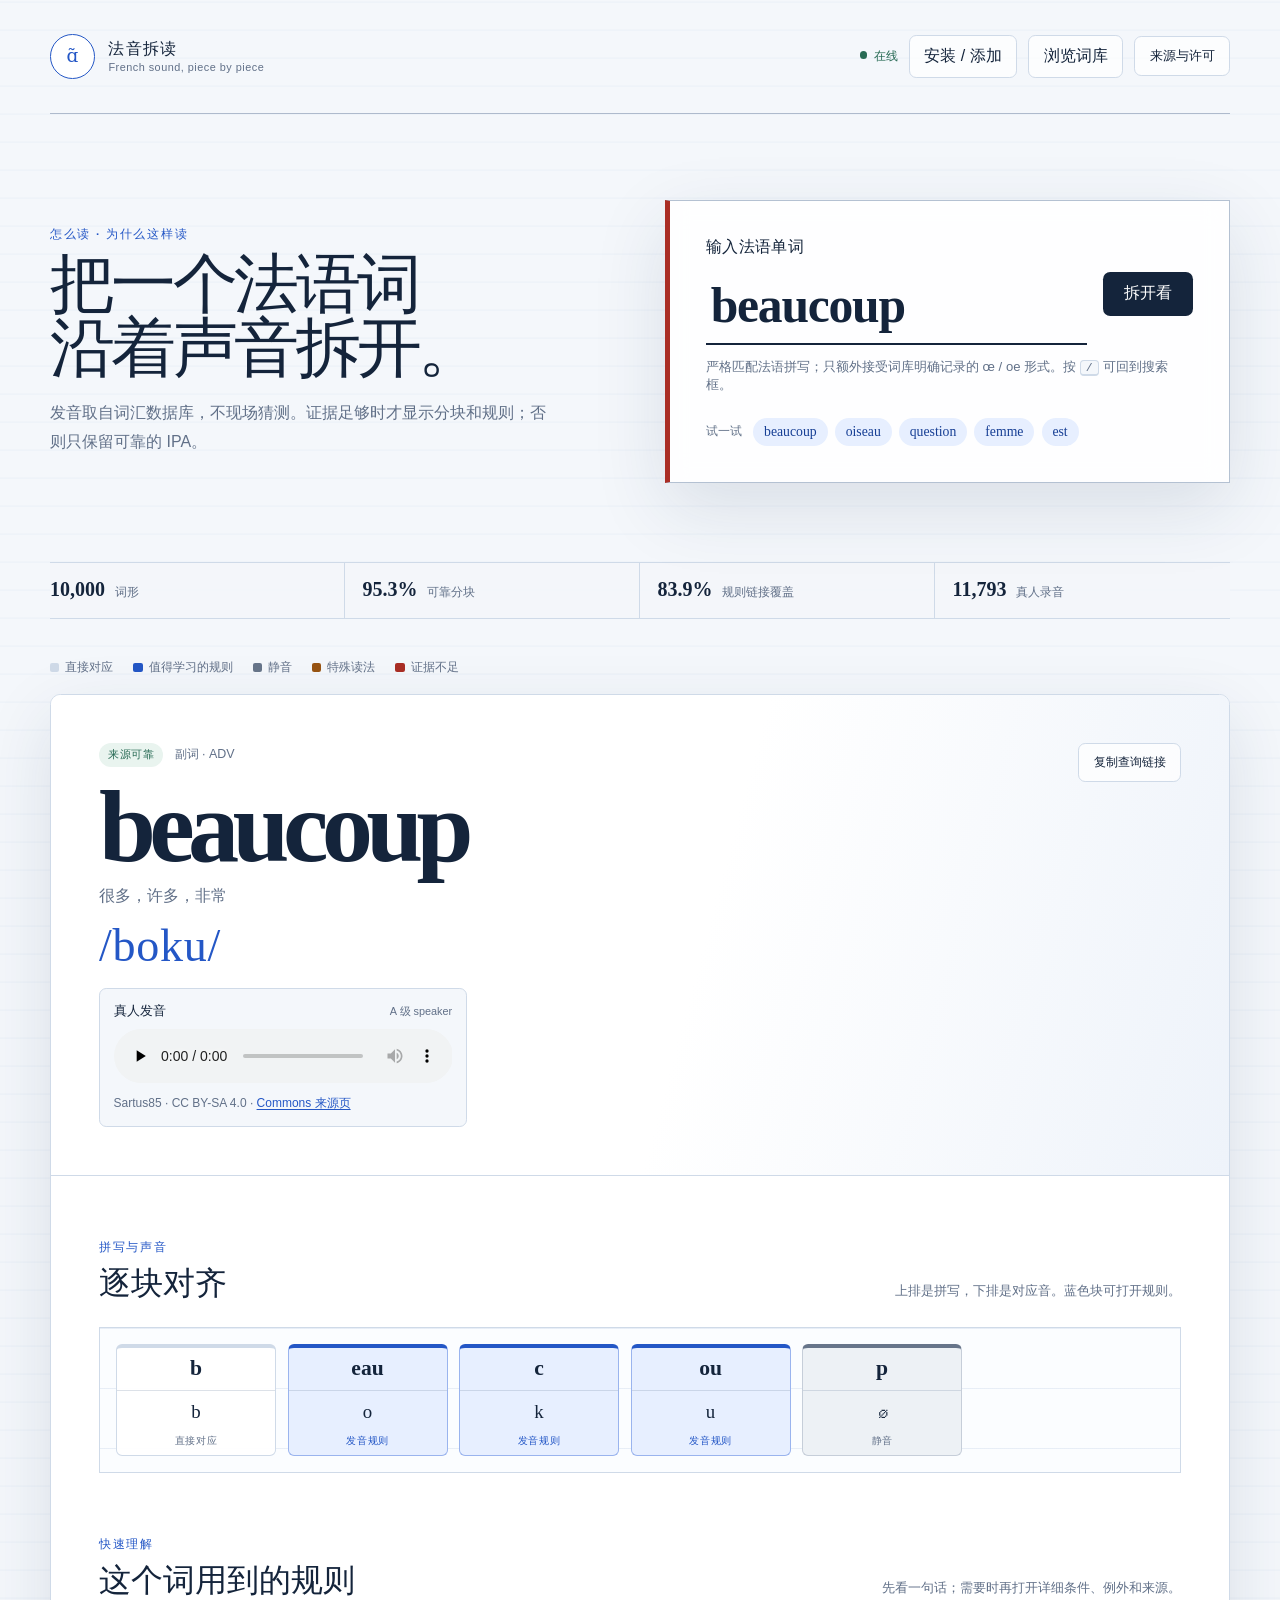
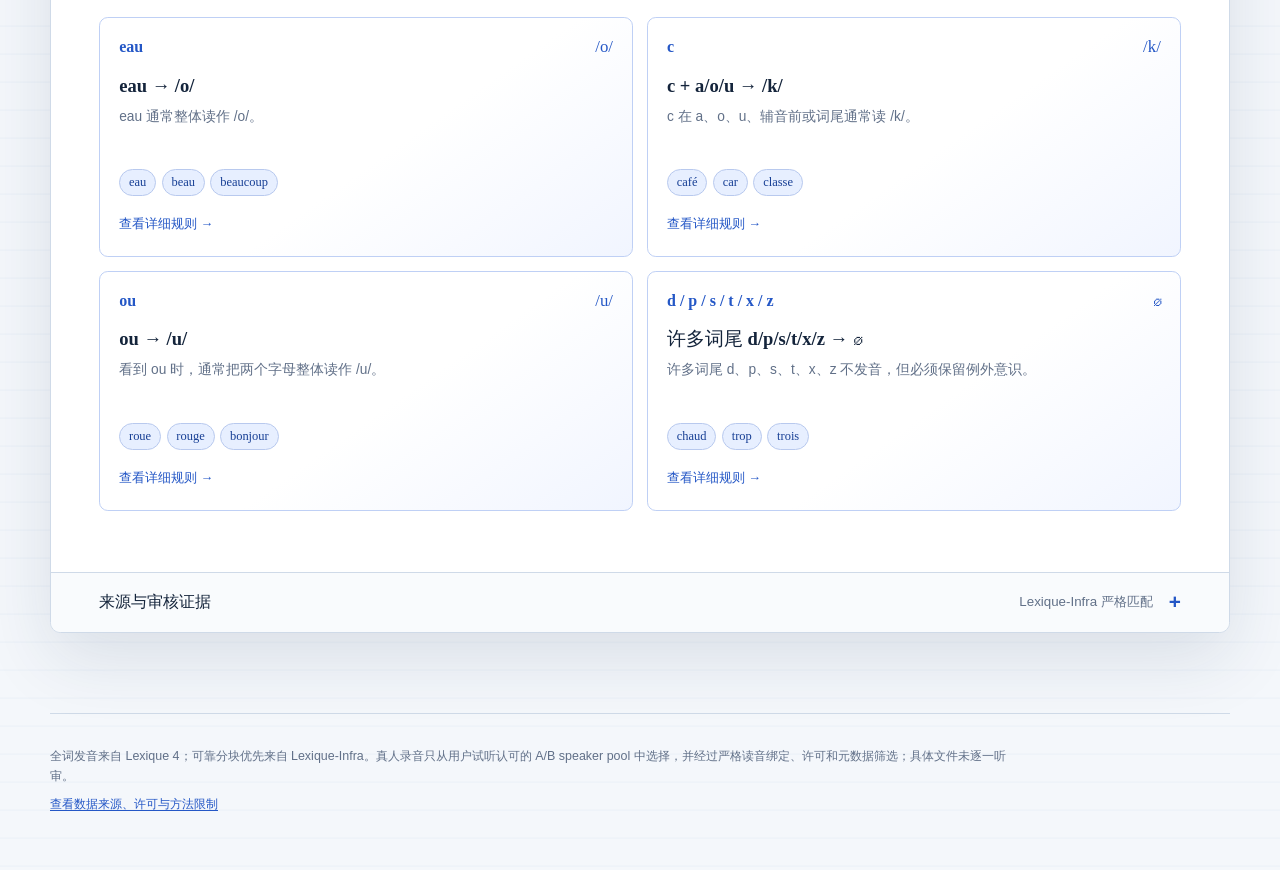
<file: index.html>
<!doctype html>
<html lang="zh-CN">
<head>
  <meta charset="utf-8">
  <meta name="viewport" content="width=device-width, initial-scale=1">
  <meta name="theme-color" content="#17335f">
  <meta name="description" content="查询现代法国标准法语的来源发音、IPA、拼写—声音分块与可靠发音规则。">
  <title>法音拆读</title>
  <link rel="manifest" href="manifest.webmanifest">
  <link rel="icon" href="icon.svg" type="image/svg+xml">
  <link rel="apple-touch-icon" href="icon-180.png">
  <link rel="stylesheet" href="style.css?v=20260923-gloss-2">
</head>
<body>
  <a class="skip-link" href="#result">跳到查询结果</a>

  <header class="site-header">
    <a class="brand" href="./" aria-label="法音拆读首页">
      <span class="brand-mark" aria-hidden="true">ɑ̃</span>
      <span><strong>法音拆读</strong><small>French sound, piece by piece</small></span>
    </a>
    <nav class="header-actions" aria-label="应用导航">
      <span class="offline-status" id="offline-status" aria-live="polite">检查离线能力</span>
      <button class="quiet-button" id="install-button" type="button">安装 / 添加</button>
      <button class="quiet-button" id="open-index" type="button">浏览词库</button>
      <a class="quiet-link" href="sources.html">来源与许可</a>
    </nav>
  </header>

  <main>
    <aside class="install-hint" id="install-hint" hidden aria-label="安装提示">
      <p>经常查词？可以添加到手机主屏幕，像应用一样打开。</p>
      <button type="button" id="install-hint-open">查看方法</button>
      <button type="button" id="install-hint-dismiss" aria-label="30 天内不再提醒">暂不提醒</button>
    </aside>
    <section class="lookup-hero" aria-labelledby="page-title">
      <div class="hero-copy">
        <p class="eyebrow">怎么读 · 为什么这样读</p>
        <h1 id="page-title">把一个法语词<br>沿着声音拆开。</h1>
        <p class="hero-note">发音取自词汇数据库，不现场猜测。证据足够时才显示分块和规则；否则只保留可靠的 IPA。</p>
      </div>

      <div class="lookup-panel">
        <form id="lookup-form" class="lookup-form" role="search">
          <label for="word-input">输入法语单词</label>
          <div class="search-line">
            <div class="combobox-shell">
              <input id="word-input" type="search" autocomplete="off" autocapitalize="none" spellcheck="false"
                placeholder="例如 beaucoup" aria-describedby="search-help" aria-autocomplete="list"
                aria-controls="search-suggestions" aria-expanded="false" role="combobox">
              <div id="search-suggestions" class="search-suggestions" role="listbox" hidden></div>
            </div>
            <button class="search-button" type="submit">拆开看</button>
          </div>
          <p id="search-help">严格匹配法语拼写；只额外接受词库明确记录的 œ / oe 形式。按 <kbd>/</kbd> 可回到搜索框。</p>
          <div class="sample-words" aria-label="示例词">
            <span>试一试</span>
            <button type="button" data-word="beaucoup">beaucoup</button>
            <button type="button" data-word="oiseau">oiseau</button>
            <button type="button" data-word="question">question</button>
            <button type="button" data-word="femme">femme</button>
            <button type="button" data-word="est">est</button>
          </div>
        </form>

        <section class="recent-queries" id="recent-queries" aria-labelledby="recent-title" hidden>
          <div class="recent-heading">
            <h2 id="recent-title">最近查询</h2>
            <button type="button" id="clear-recent">清除</button>
          </div>
          <div id="recent-list" class="recent-list"></div>
        </section>
      </div>
    </section>

    <section class="audit-strip" aria-label="正式词库摘要">
      <p><strong id="stat-pronunciation">—</strong><span>词形</span></p>
      <p><strong id="stat-alignment">—</strong><span>可靠分块</span></p>
      <p><strong id="stat-manual">—</strong><span>规则链接覆盖</span></p>
      <p><strong id="stat-audio">审核制</strong><span>真人录音</span></p>
    </section>

    <section class="legend" aria-label="片段状态说明">
      <span><i class="legend-dot simple"></i>直接对应</span>
      <span><i class="legend-dot rule"></i>值得学习的规则</span>
      <span><i class="legend-dot silent"></i>静音</span>
      <span><i class="legend-dot special"></i>特殊读法</span>
      <span><i class="legend-dot uncertain"></i>证据不足</span>
    </section>

    <section id="result" class="result-shell" aria-live="polite" aria-busy="true">
      <div class="loading-state"><span class="loading-mark" aria-hidden="true"></span><p>正在载入词库索引…</p></div>
    </section>
  </main>

  <footer>
    <p>全词发音来自 Lexique 4；可靠分块优先来自 Lexique-Infra。真人录音只从用户试听认可的 A/B speaker pool 中选择，并经过严格读音绑定、许可和元数据筛选；具体文件未逐一听审。</p>
    <p><a href="sources.html">查看数据来源、许可与方法限制</a></p>
  </footer>

  <dialog id="rule-dialog" class="sheet-dialog" aria-labelledby="rule-dialog-title">
    <div class="dialog-bar">
      <div><p class="eyebrow">详细规则</p><p id="rule-dialog-context" class="dialog-context">返回当前单词</p></div>
      <button type="button" class="rule-back-button" data-close-dialog><span aria-hidden="true">←</span> 返回 <strong id="rule-return-word" lang="fr">单词</strong></button>
    </div>
    <div id="rule-dialog-content"></div>
  </dialog>

  <dialog id="word-index-dialog" class="index-dialog" aria-labelledby="index-title">
    <div class="dialog-bar">
      <div><p class="eyebrow">正式 V1 词库</p><h2 id="index-title">浏览词形</h2></div>
      <button type="button" class="icon-button" data-close-dialog aria-label="关闭词库">×</button>
    </div>
    <label class="index-search-label" for="index-search">筛选词库</label>
    <input id="index-search" class="index-search" type="search" autocomplete="off" placeholder="输入字母筛选">
    <p id="index-count" class="index-count" aria-live="polite"></p>
    <div id="word-index-list" class="word-index-list"></div>
    <button type="button" id="index-more" class="index-more" hidden>显示更多</button>
  </dialog>

  <noscript>此查询页需要 JavaScript 读取本地词库数据。</noscript>
  <dialog id="install-dialog" class="sheet-dialog install-dialog" aria-labelledby="install-title">
    <div class="dialog-bar"><h2 id="install-title">添加到主屏幕</h2><button type="button" class="quiet-button" data-close-dialog>返回查询</button></div>
    <div class="install-content">
      <p id="install-platform-note"></p>
      <button class="search-button" id="native-install" type="button" hidden>安装法音拆读</button>
      <section><h3>iPhone / iPad</h3><p>用 Safari 打开本站，点分享按钮 →「添加到主屏幕」→「添加」。如果出现「作为网页 App 打开」，保持开启。</p></section>
      <section><h3>Android</h3><p>用 Chrome 打开本站，点右上角 ⋮ →「安装应用」或「添加到主屏幕」。不同版本的菜单名称可能略有不同。</p></section>
      <section><h3>电脑</h3><p>在 Edge / Chrome 中，可使用地址栏安装图标或浏览器菜单安装。也可以把网址加入收藏夹。</p></section>
      <section><h3>离线与更新</h3><p>首次联网打开后，请等待页面提示「完整词库可离线使用」。之后可离线搜索和查看规则。浏览器清理网站数据或系统回收存储后，需要重新联网缓存。真人音频不包含在离线缓存内。</p><p>联网重新打开即可检查新版本；更新下载期间请保持页面打开，完成后重新打开一次。</p></section>
      <p class="install-note">安装不是使用的前提。不安装也能正常查询；本提示关闭后 30 天内不再主动出现。</p>
    </div>
  </dialog>
  <script src="app.js?v=20260923-gloss-2"></script>
  <script src="install.js?v=20260923-gloss-2"></script>
</body>
</html>
</file>
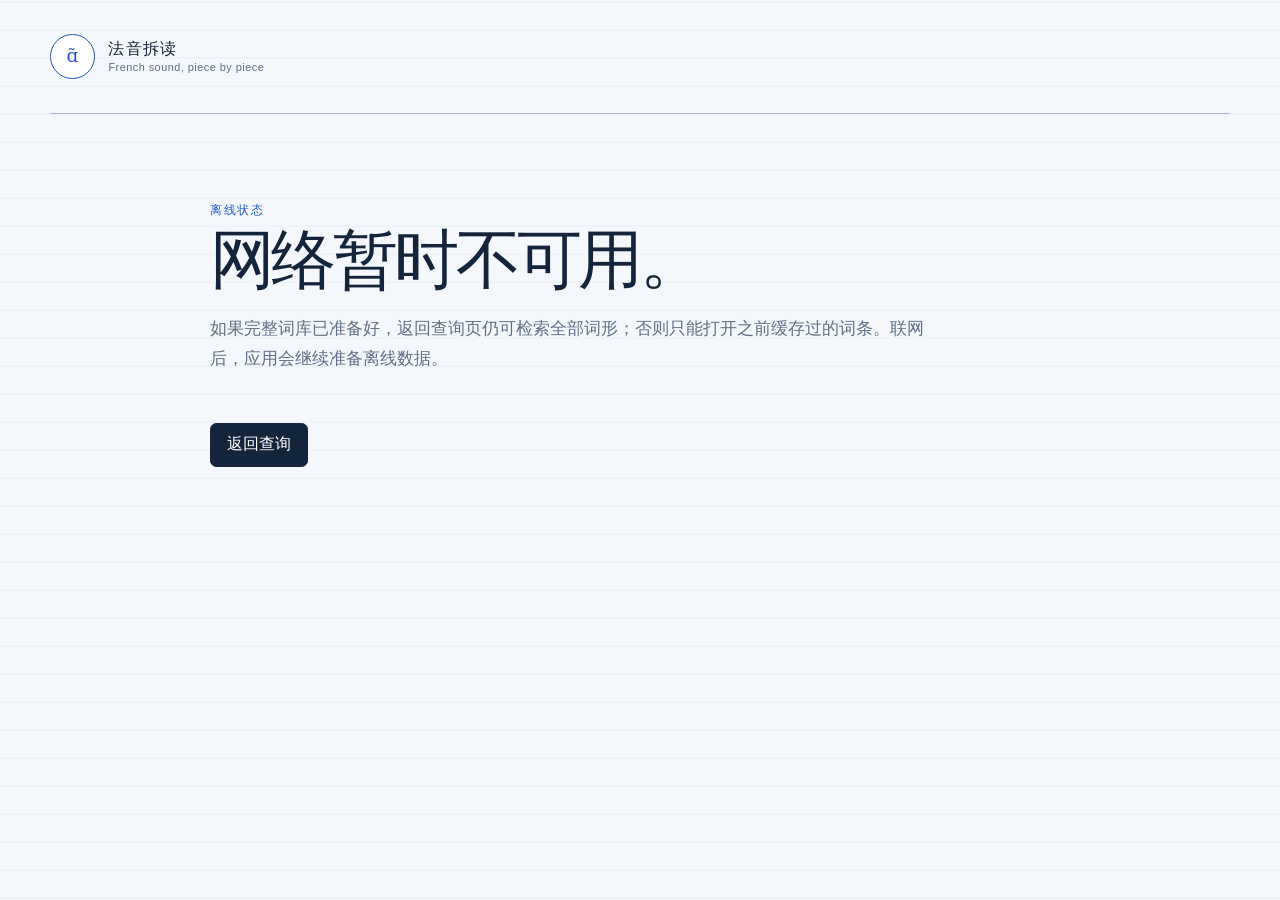
<file: offline.html>
<!doctype html>
<html lang="zh-CN">
<head>
  <meta charset="utf-8">
  <meta name="viewport" content="width=device-width, initial-scale=1">
  <meta name="theme-color" content="#17335f">
  <title>当前离线 · 法音拆读</title>
  <link rel="icon" href="icon.svg" type="image/svg+xml">
  <link rel="stylesheet" href="style.css">
</head>
<body>
  <header class="site-header">
    <a class="brand" href="./"><span class="brand-mark" aria-hidden="true">ɑ̃</span><span><strong>法音拆读</strong><small>French sound, piece by piece</small></span></a>
  </header>
  <main class="document-main">
    <section class="document-hero">
      <p class="eyebrow">离线状态</p>
      <h1>网络暂时不可用。</h1>
      <p class="document-lead">如果完整词库已准备好，返回查询页仍可检索全部词形；否则只能打开之前缓存过的词条。联网后，应用会继续准备离线数据。</p>
      <a class="back-home" href="./index.html">返回查询</a>
    </section>
  </main>
</body>
</html>
</file>
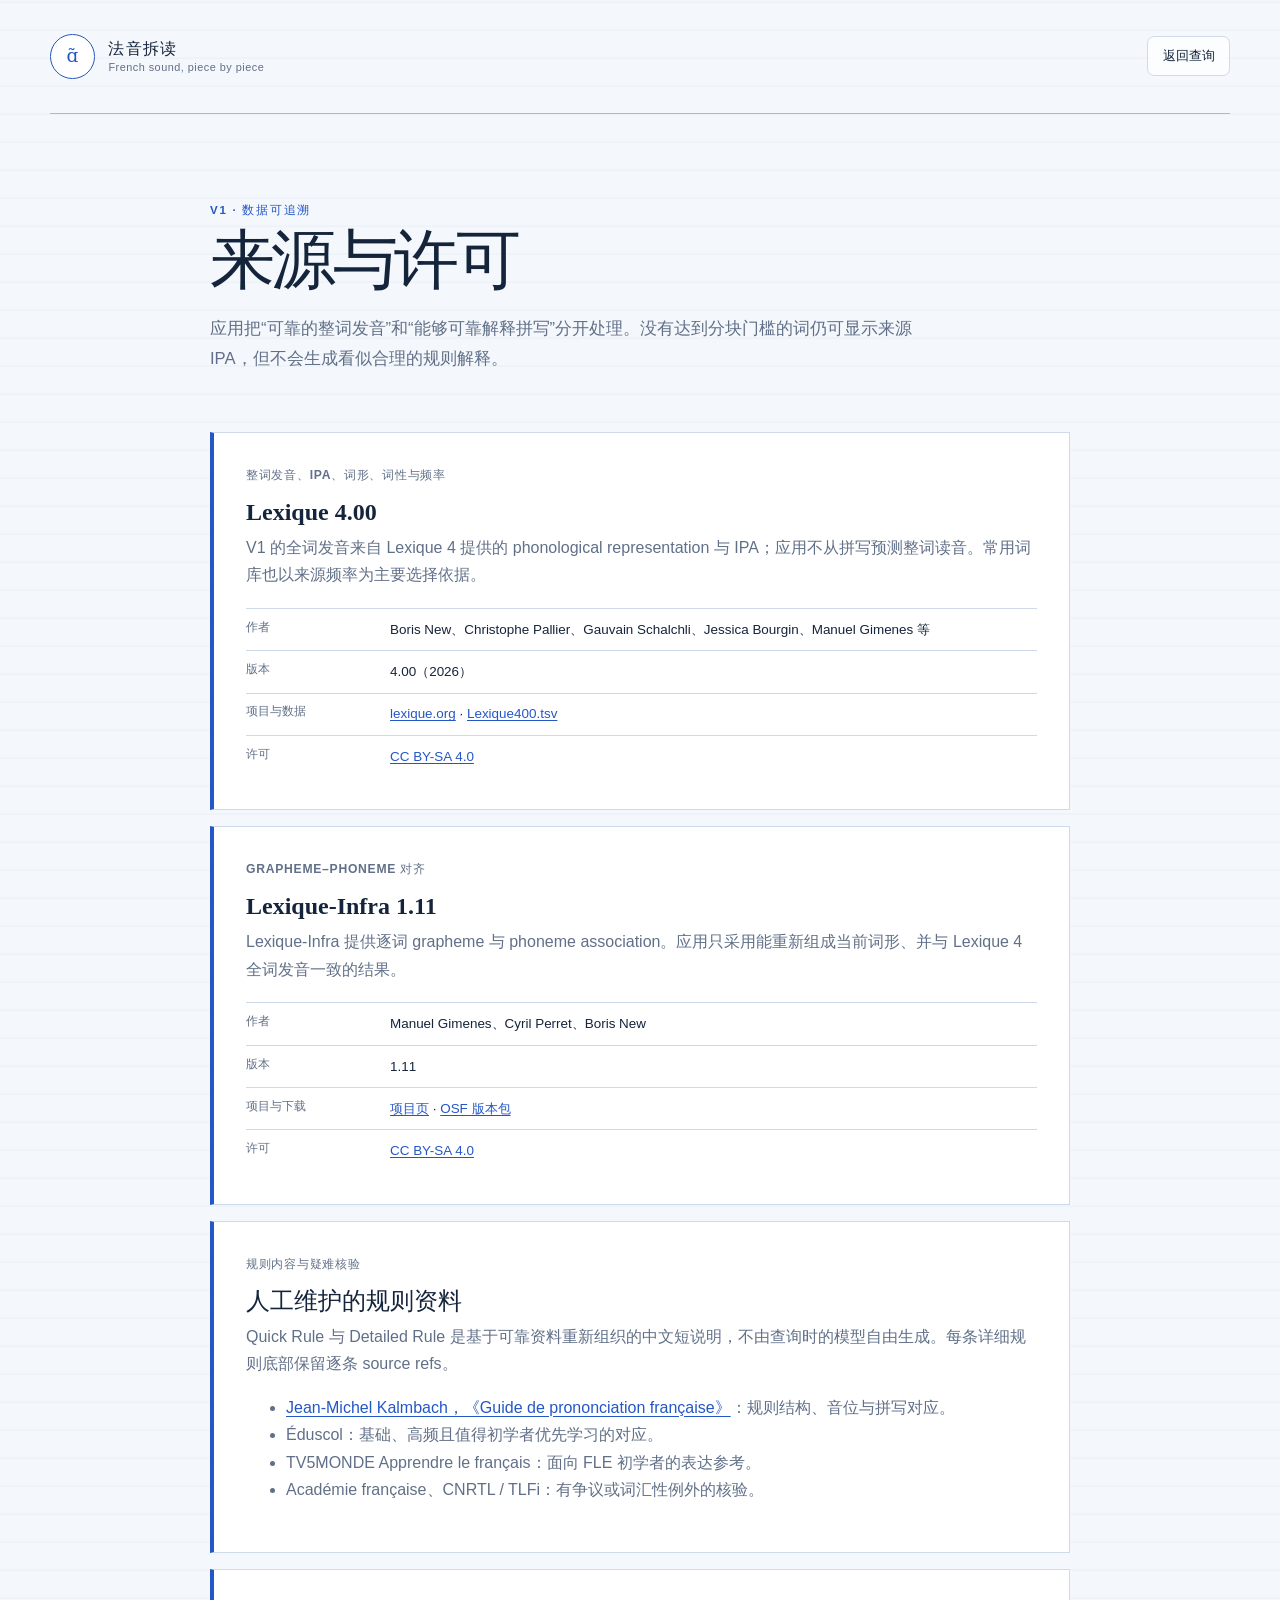
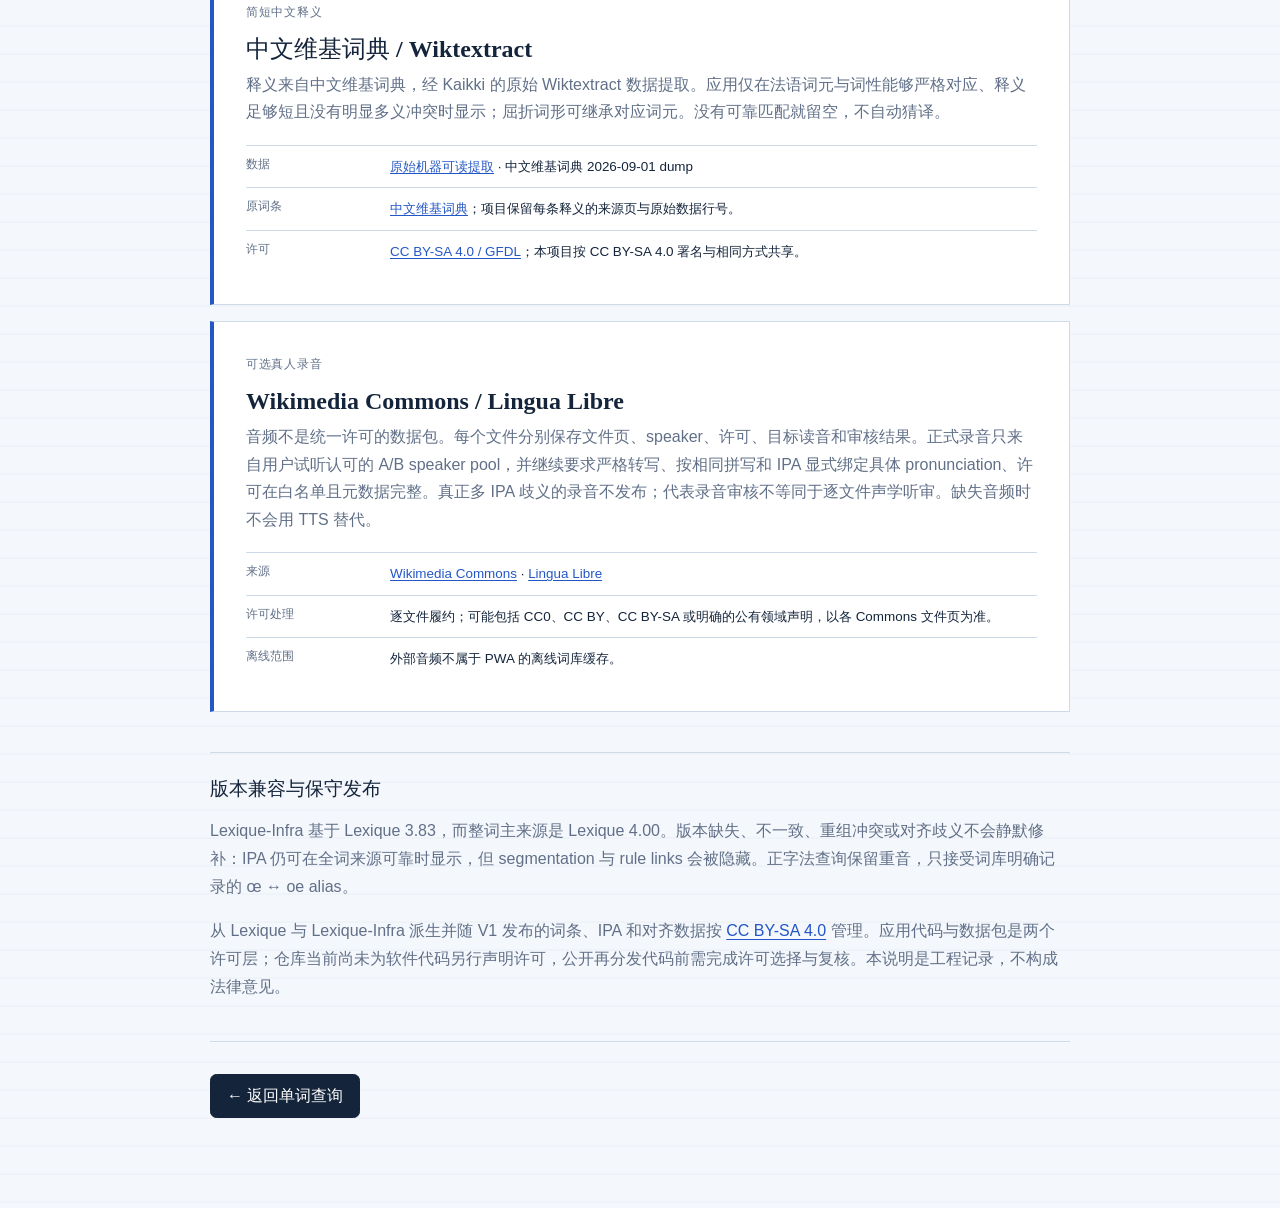
<file: sources.html>
<!doctype html>
<html lang="zh-CN">
<head>
  <meta charset="utf-8">
  <meta name="viewport" content="width=device-width, initial-scale=1">
  <meta name="theme-color" content="#17335f">
  <meta name="description" content="法音拆读 V1 的数据来源、许可、筛选原则和已知限制。">
  <title>来源与许可 · 法音拆读</title>
  <link rel="icon" href="icon.svg" type="image/svg+xml">
  <link rel="stylesheet" href="style.css?v=20260923-gloss-2">
</head>
<body>
  <a class="skip-link" href="#sources">跳到来源正文</a>
  <header class="site-header">
    <a class="brand" href="./" aria-label="返回法音拆读首页"><span class="brand-mark" aria-hidden="true">ɑ̃</span><span><strong>法音拆读</strong><small>French sound, piece by piece</small></span></a>
    <a class="quiet-link" href="./index.html">返回查询</a>
  </header>

  <main id="sources" class="document-main">
    <header class="document-hero">
      <p class="eyebrow">V1 · 数据可追溯</p>
      <h1>来源与许可</h1>
      <p class="document-lead">应用把“可靠的整词发音”和“能够可靠解释拼写”分开处理。没有达到分块门槛的词仍可显示来源 IPA，但不会生成看似合理的规则解释。</p>
    </header>

    <article class="source-card">
      <p class="source-role">整词发音、IPA、词形、词性与频率</p>
      <h2>Lexique 4.00</h2>
      <p>V1 的全词发音来自 Lexique 4 提供的 phonological representation 与 IPA；应用不从拼写预测整词读音。常用词库也以来源频率为主要选择依据。</p>
      <dl>
        <div><dt>作者</dt><dd>Boris New、Christophe Pallier、Gauvain Schalchli、Jessica Bourgin、Manuel Gimenes 等</dd></div>
        <div><dt>版本</dt><dd>4.00（2026）</dd></div>
        <div><dt>项目与数据</dt><dd><a href="https://www.lexique.org/" rel="noreferrer">lexique.org</a> · <a href="https://www.lexique.org/databases/Lexique400/Lexique400.tsv" rel="noreferrer">Lexique400.tsv</a></dd></div>
        <div><dt>许可</dt><dd><a href="https://creativecommons.org/licenses/by-sa/4.0/deed.zh-hans" rel="noreferrer">CC BY-SA 4.0</a></dd></div>
      </dl>
    </article>

    <article class="source-card">
      <p class="source-role">GRAPHEME–PHONEME 对齐</p>
      <h2>Lexique-Infra 1.11</h2>
      <p>Lexique-Infra 提供逐词 grapheme 与 phoneme association。应用只采用能重新组成当前词形、并与 Lexique 4 全词发音一致的结果。</p>
      <dl>
        <div><dt>作者</dt><dd>Manuel Gimenes、Cyril Perret、Boris New</dd></div>
        <div><dt>版本</dt><dd>1.11</dd></div>
        <div><dt>项目与下载</dt><dd><a href="https://www.lexique.org/?page_id=331" rel="noreferrer">项目页</a> · <a href="https://osf.io/xenas/download" rel="noreferrer">OSF 版本包</a></dd></div>
        <div><dt>许可</dt><dd><a href="https://creativecommons.org/licenses/by-sa/4.0/deed.zh-hans" rel="noreferrer">CC BY-SA 4.0</a></dd></div>
      </dl>
    </article>

    <article class="source-card">
      <p class="source-role">规则内容与疑难核验</p>
      <h2>人工维护的规则资料</h2>
      <p>Quick Rule 与 Detailed Rule 是基于可靠资料重新组织的中文短说明，不由查询时的模型自由生成。每条详细规则底部保留逐条 source refs。</p>
      <ul>
        <li><a href="https://research.jyu.fi/phonfr/index.html" rel="noreferrer">Jean-Michel Kalmbach，《Guide de prononciation française》</a>：规则结构、音位与拼写对应。</li>
        <li>Éduscol：基础、高频且值得初学者优先学习的对应。</li>
        <li>TV5MONDE Apprendre le français：面向 FLE 初学者的表达参考。</li>
        <li>Académie française、CNRTL / TLFi：有争议或词汇性例外的核验。</li>
      </ul>
    </article>

    <article class="source-card">
      <p class="source-role">简短中文释义</p>
      <h2>中文维基词典 / Wiktextract</h2>
      <p>释义来自中文维基词典，经 Kaikki 的原始 Wiktextract 数据提取。应用仅在法语词元与词性能够严格对应、释义足够短且没有明显多义冲突时显示；屈折词形可继承对应词元。没有可靠匹配就留空，不自动猜译。</p>
      <dl>
        <div><dt>数据</dt><dd><a href="https://kaikki.org/zhwiktionary/rawdata.html" rel="noreferrer">原始机器可读提取</a> · 中文维基词典 2026-09-01 dump</dd></div>
        <div><dt>原词条</dt><dd><a href="https://zh.wiktionary.org/" rel="noreferrer">中文维基词典</a>；项目保留每条释义的来源页与原始数据行号。</dd></div>
        <div><dt>许可</dt><dd><a href="https://zh.wiktionary.org/wiki/Wiktionary:%E7%89%88%E6%9D%83%E4%BF%A1%E6%81%AF" rel="noreferrer">CC BY-SA 4.0 / GFDL</a>；本项目按 CC BY-SA 4.0 署名与相同方式共享。</dd></div>
      </dl>
    </article>

    <article class="source-card">
      <p class="source-role">可选真人录音</p>
      <h2>Wikimedia Commons / Lingua Libre</h2>
      <p>音频不是统一许可的数据包。每个文件分别保存文件页、speaker、许可、目标读音和审核结果。正式录音只来自用户试听认可的 A/B speaker pool，并继续要求严格转写、按相同拼写和 IPA 显式绑定具体 pronunciation、许可在白名单且元数据完整。真正多 IPA 歧义的录音不发布；代表录音审核不等同于逐文件声学听审。缺失音频时不会用 TTS 替代。</p>
      <dl>
        <div><dt>来源</dt><dd><a href="https://commons.wikimedia.org/" rel="noreferrer">Wikimedia Commons</a> · <a href="https://lingualibre.org/" rel="noreferrer">Lingua Libre</a></dd></div>
        <div><dt>许可处理</dt><dd>逐文件履约；可能包括 CC0、CC BY、CC BY-SA 或明确的公有领域声明，以各 Commons 文件页为准。</dd></div>
        <div><dt>离线范围</dt><dd>外部音频不属于 PWA 的离线词库缓存。</dd></div>
      </dl>
    </article>

    <section class="method-note">
      <h2>版本兼容与保守发布</h2>
      <p>Lexique-Infra 基于 Lexique 3.83，而整词主来源是 Lexique 4.00。版本缺失、不一致、重组冲突或对齐歧义不会静默修补：IPA 仍可在全词来源可靠时显示，但 segmentation 与 rule links 会被隐藏。正字法查询保留重音，只接受词库明确记录的 <span lang="fr">œ ↔ oe</span> alias。</p>
      <p>从 Lexique 与 Lexique-Infra 派生并随 V1 发布的词条、IPA 和对齐数据按 <a href="https://creativecommons.org/licenses/by-sa/4.0/deed.zh-hans" rel="noreferrer">CC BY-SA 4.0</a> 管理。应用代码与数据包是两个许可层；仓库当前尚未为软件代码另行声明许可，公开再分发代码前需完成许可选择与复核。本说明是工程记录，不构成法律意见。</p>
    </section>

    <a class="back-home" href="./index.html">← 返回单词查询</a>
  </main>
</body>
</html>
</file>
<file: style.css>
:root {
  color-scheme: light;
  --paper: #f4f7fb;
  --paper-deep: #e9eff7;
  --surface: #ffffff;
  --ink: #14243b;
  --muted: #617088;
  --hairline: #cfdae8;
  --rule-blue: #2457c6;
  --rule-blue-soft: #e7efff;
  --silent: #67758a;
  --silent-soft: #edf1f5;
  --special: #985413;
  --special-soft: #fff0dc;
  --danger: #aa2e25;
  --danger-soft: #fff0ee;
  --success: #276a54;
  --shadow: 0 24px 70px rgba(28, 51, 85, 0.12);
  --display: "Iowan Old Style", "Palatino Linotype", "Songti SC", STSong, serif;
  --body: "Segoe UI", "Microsoft YaHei UI", "PingFang SC", sans-serif;
  --phonetic: "Charis SIL", "Doulos SIL", "Times New Roman", serif;
  font-family: var(--body);
  color: var(--ink);
  background: var(--paper);
  font-synthesis: none;
}

* { box-sizing: border-box; }

html { scroll-behavior: smooth; }

body {
  margin: 0;
  min-width: 320px;
  min-height: 100vh;
  background:
    linear-gradient(rgba(71, 116, 185, 0.055) 1px, transparent 1px) 0 7.1rem / 100% 1.75rem,
    var(--paper);
}

button, input { font: inherit; }
button { color: inherit; }
a { color: var(--rule-blue); text-underline-offset: 0.18em; }

button:focus-visible,
input:focus-visible,
a:focus-visible,
summary:focus-visible {
  outline: 3px solid rgba(36, 87, 198, 0.32);
  outline-offset: 3px;
}

.skip-link {
  position: fixed;
  z-index: 50;
  left: 1rem;
  top: 1rem;
  transform: translateY(-180%);
  padding: 0.7rem 1rem;
  border-radius: 0.4rem;
  background: var(--ink);
  color: white;
}
.skip-link:focus { transform: translateY(0); }

.site-header {
  width: min(1180px, calc(100% - 3rem));
  margin: 0 auto;
  min-height: 7.1rem;
  display: flex;
  align-items: center;
  justify-content: space-between;
  gap: 2rem;
  border-bottom: 1px solid rgba(93, 116, 148, 0.45);
}

.brand {
  display: inline-flex;
  align-items: center;
  gap: 0.85rem;
  color: var(--ink);
  text-decoration: none;
}

.brand-mark {
  width: 2.8rem;
  height: 2.8rem;
  display: grid;
  place-items: center;
  border: 1px solid var(--rule-blue);
  border-radius: 50%;
  font: 1.15rem/1 var(--phonetic);
  color: var(--rule-blue);
  background: var(--surface);
}

.brand strong { display: block; font: 700 1rem/1.2 var(--body); letter-spacing: 0.08em; }
.brand small { display: block; margin-top: 0.2rem; color: var(--muted); font: 0.68rem/1.2 var(--body); letter-spacing: 0.045em; }

.header-actions { display: flex; align-items: center; justify-content: flex-end; gap: 0.7rem; }
.offline-status { color: var(--success); font-size: 0.78rem; white-space: nowrap; }
.offline-status::before { content: ""; display: inline-block; width: 0.45rem; height: 0.45rem; margin-right: 0.4rem; border-radius: 50%; background: currentColor; vertical-align: 0.08rem; }
.offline-status.is-offline { color: var(--special); }

.quiet-button,
.copy-link,
.primary-inline {
  border: 1px solid var(--hairline);
  border-radius: 0.45rem;
  padding: 0.62rem 0.9rem;
  background: rgba(255, 255, 255, 0.74);
  cursor: pointer;
}
.quiet-button:hover, .copy-link:hover { border-color: var(--rule-blue); color: var(--rule-blue); }

main { width: min(1180px, calc(100% - 3rem)); margin: 0 auto; }

.lookup-hero {
  min-height: 28rem;
  display: grid;
  grid-template-columns: minmax(0, 1fr) minmax(32rem, 1.05fr);
  gap: clamp(3rem, 6vw, 5rem);
  align-items: center;
  padding: 4.6rem 0 4.1rem;
}

.eyebrow {
  margin: 0 0 0.7rem;
  color: var(--rule-blue);
  font-size: 0.72rem;
  font-weight: 760;
  letter-spacing: 0.15em;
  text-transform: uppercase;
}

h1, h2, h3, p { margin-top: 0; }

h1 {
  margin-bottom: 1.15rem;
  font: 700 clamp(2.7rem, 5.1vw, 4.6rem)/0.98 var(--display);
  letter-spacing: -0.055em;
}

.hero-note { max-width: 31rem; margin-bottom: 0; color: var(--muted); line-height: 1.78; }

.lookup-form {
  position: relative;
  padding: clamp(1.4rem, 3vw, 2.25rem);
  border: 1px solid rgba(79, 108, 150, 0.42);
  border-left: 0.33rem solid var(--danger);
  background: rgba(255, 255, 255, 0.88);
  box-shadow: var(--shadow);
  backdrop-filter: blur(12px);
}

.lookup-form > label {
  display: block;
  margin-bottom: 0.9rem;
  font-weight: 720;
  letter-spacing: 0.02em;
}

.search-line { display: grid; grid-template-columns: 1fr auto; align-items: stretch; }
.search-line input {
  width: 100%;
  min-width: 0;
  border: 0;
  border-bottom: 2px solid var(--ink);
  border-radius: 0;
  padding: 0.45rem 0.3rem 0.55rem;
  background: transparent;
  color: var(--ink);
  font: 700 clamp(1.8rem, 4vw, 3.1rem)/1.1 var(--display);
  letter-spacing: -0.025em;
}
.search-line input::placeholder { color: #9aa6b7; }
.search-line input:focus { border-color: var(--rule-blue); outline: none; }

.search-button {
  margin-left: 1rem;
  border: 0;
  border-radius: 0.45rem;
  padding: 0.7rem 1.3rem;
  background: var(--ink);
  color: white;
  font-weight: 740;
  cursor: pointer;
}
.search-button:hover { background: var(--rule-blue); }

#search-help { margin: 0.85rem 0 0; color: var(--muted); font-size: 0.82rem; }
kbd { border: 1px solid var(--hairline); border-bottom-width: 2px; border-radius: 0.25rem; padding: 0 0.32rem; background: var(--paper); font-size: 0.72rem; }

.sample-words { display: flex; flex-wrap: wrap; align-items: center; gap: 0.45rem; margin-top: 1.45rem; }
.sample-words span { margin-right: 0.25rem; color: var(--muted); font-size: 0.78rem; }
.sample-words button,
.example-list button {
  border: 0;
  border-radius: 999px;
  padding: 0.38rem 0.68rem;
  background: var(--rule-blue-soft);
  color: #173f95;
  font: 0.86rem/1.2 var(--display);
  cursor: pointer;
}
.sample-words button:hover, .example-list button:hover { background: var(--rule-blue); color: white; }

.audit-strip {
  display: grid;
  grid-template-columns: repeat(4, 1fr);
  margin-bottom: 2.5rem;
  border-block: 1px solid var(--hairline);
  background: rgba(244, 247, 251, 0.82);
}
.audit-strip p { display: flex; align-items: baseline; gap: 0.6rem; margin: 0; padding: 1.05rem 1.1rem; border-right: 1px solid var(--hairline); }
.audit-strip p:first-child { padding-left: 0; }
.audit-strip p:last-child { border-right: 0; }
.audit-strip strong { font: 700 1.25rem/1 var(--phonetic); }
.audit-strip span { color: var(--muted); font-size: 0.78rem; }

.legend { display: flex; flex-wrap: wrap; gap: 0.8rem 1.25rem; margin-bottom: 1.1rem; color: var(--muted); font-size: 0.78rem; }
.legend span { display: inline-flex; align-items: center; gap: 0.38rem; }
.legend-dot { width: 0.58rem; height: 0.58rem; border-radius: 0.13rem; background: var(--hairline); }
.legend-dot.rule { background: var(--rule-blue); }
.legend-dot.silent { background: var(--silent); }
.legend-dot.special { background: var(--special); }
.legend-dot.uncertain { background: var(--danger); }

.result-shell { scroll-margin-top: 1.5rem; min-height: 26rem; padding-bottom: 5rem; }
.loading-state { min-height: 22rem; display: grid; place-items: center; align-content: center; color: var(--muted); }
.loading-mark { width: 2.2rem; height: 2.2rem; margin-bottom: 1rem; border: 2px solid var(--hairline); border-top-color: var(--rule-blue); border-radius: 50%; animation: spin 0.9s linear infinite; }

.word-card,
.empty-card {
  border: 1px solid var(--hairline);
  border-radius: 0.65rem;
  background: var(--surface);
  box-shadow: var(--shadow);
  overflow: hidden;
}

.result-enter { animation: enter 340ms cubic-bezier(0.22, 1, 0.36, 1) both; }

.word-heading {
  display: flex;
  align-items: flex-start;
  justify-content: space-between;
  gap: 2rem;
  padding: clamp(1.6rem, 4vw, 3rem);
  border-bottom: 1px solid var(--hairline);
  background: linear-gradient(105deg, #ffffff 55%, #eef3fa);
}
.word-meta { display: flex; align-items: center; gap: 0.7rem; margin-bottom: 0.8rem; color: var(--muted); font-size: 0.78rem; }
.word-heading h2, .empty-word {
  margin: 0;
  font: 700 clamp(3.2rem, 8vw, 7.2rem)/0.92 var(--display);
  letter-spacing: -0.065em;
}
.ipa { margin: 0.8rem 0 0; color: var(--rule-blue); font: 400 clamp(1.7rem, 3.6vw, 3rem)/1.1 var(--phonetic); letter-spacing: 0.015em; }
.quick-gloss { display: flex; flex-wrap: wrap; align-items: baseline; gap: 0.35rem; margin-top: 0.65rem; color: var(--muted); font-size: clamp(0.85rem, 1.7vw, 1rem); line-height: 1.5; }
.quick-gloss small { margin-right: 0.35rem; font-size: 0.76em; }
.gloss-separator { color: #aab5c4; }

.word-status { display: inline-flex; align-items: center; border-radius: 999px; padding: 0.28rem 0.58rem; background: #e9f4ef; color: var(--success); font-size: 0.7rem; font-weight: 760; letter-spacing: 0.04em; }
.word-status.uncertain { background: var(--danger-soft); color: var(--danger); }
.word-status.not_found { background: var(--silent-soft); color: var(--silent); }

.copy-link { flex: 0 0 auto; font-size: 0.78rem; }

.pronunciation-tabs { display: flex; gap: 0; padding: 1.2rem clamp(1.6rem, 4vw, 3rem) 0; overflow-x: auto; }
.pronunciation-tabs button { min-width: 8rem; border: 0; border-bottom: 2px solid var(--hairline); padding: 0.7rem 1.1rem; background: transparent; color: var(--muted); cursor: pointer; }
.pronunciation-tabs button[aria-selected="true"] { border-color: var(--rule-blue); color: var(--ink); background: var(--rule-blue-soft); }
.pronunciation-tabs span { display: block; font: 1.15rem var(--phonetic); }
.pronunciation-tabs small { font-size: 0.68rem; }

.data-warning { display: flex; flex-direction: column; gap: 0.35rem; margin: 1.5rem clamp(1.6rem, 4vw, 3rem) 0; border-left: 0.28rem solid var(--danger); padding: 0.9rem 1rem; background: var(--danger-soft); color: #74251f; line-height: 1.55; }
.data-warning span { font-size: 0.83rem; }

.alignment-section { padding: clamp(2rem, 5vw, 4rem) clamp(1.6rem, 4vw, 3rem); }
.section-heading { display: flex; align-items: end; justify-content: space-between; gap: 2rem; margin-bottom: 1.6rem; }
.section-heading h3 { margin: 0; font: 700 clamp(1.45rem, 2.5vw, 2rem)/1.1 var(--display); }
.section-heading > p { max-width: 29rem; margin: 0; color: var(--muted); font-size: 0.82rem; line-height: 1.6; text-align: right; }

.segments {
  display: flex;
  flex-wrap: wrap;
  align-items: stretch;
  gap: 0.72rem;
  padding: 1rem;
  border: 1px solid var(--hairline);
  background:
    linear-gradient(rgba(64, 107, 173, 0.1) 1px, transparent 1px) 0 3.75rem / 100% 3.75rem,
    #fbfdff;
}

.segment {
  position: relative;
  flex: 1 1 5.5rem;
  min-width: 5.2rem;
  max-width: 10rem;
  display: grid;
  grid-template-rows: 2.7rem 2.7rem auto;
  place-items: center;
  border: 1px solid var(--hairline);
  border-top: 0.25rem solid var(--hairline);
  border-radius: 0.38rem;
  padding: 0;
  background: rgba(255, 255, 255, 0.96);
  text-align: center;
  overflow: hidden;
}
button.segment { appearance: none; cursor: pointer; }
.segment:hover { transform: translateY(-1px); }
.segment.rule { border-color: #9ab4ee; border-top-color: var(--rule-blue); background: var(--rule-blue-soft); }
.segment.silent { border-color: #c6ced9; border-top-color: var(--silent); background: var(--silent-soft); }
.segment.special { border-color: #eccb9d; border-top-color: var(--special); background: var(--special-soft); }
.segment.uncertain { border-color: #efb3ae; border-top-color: var(--danger); background: var(--danger-soft); }
.grapheme { align-self: stretch; width: 100%; display: grid; place-items: center; border-bottom: 1px solid rgba(108, 130, 160, 0.24); font: 700 1.35rem/1 var(--display); }
.phoneme { font: 1.18rem/1 var(--phonetic); }
.segment-status { margin-bottom: 0.42rem; color: var(--muted); font-size: 0.62rem; font-weight: 700; letter-spacing: 0.055em; }
.segment.rule .segment-status { color: var(--rule-blue); }
.segment.special .segment-status { color: var(--special); }
.segment.uncertain .segment-status { color: var(--danger); }
.rule-cue { position: absolute; inset: auto 0 0; transform: translateY(100%); padding: 0.28rem; background: var(--rule-blue); color: white; font-size: 0.62rem; transition: transform 160ms ease; }
.segment.rule:hover .rule-cue, .segment.rule:focus-visible .rule-cue, .segment.silent:hover .rule-cue, .segment.silent:focus-visible .rule-cue { transform: translateY(0); }

.audio-block { width: min(31rem, 100%); margin-top: 1rem; padding: 0.85rem; border: 1px solid var(--hairline); border-radius: 0.45rem; background: var(--paper); }
.audio-block audio { width: 100%; }
.audio-block p { margin: 0.5rem 0 0; color: var(--muted); font-size: 0.75rem; }
.audio-label { display: flex; align-items: baseline; justify-content: space-between; gap: 0.8rem; margin-bottom: 0.55rem; }
.audio-label strong { color: var(--ink); font-size: 0.82rem; }
.audio-label span { color: var(--muted); font-size: 0.68rem; }

.quick-rules { padding: 0 clamp(1.6rem, 4vw, 3rem) clamp(2.2rem, 5vw, 3.8rem); }
.quick-rules-heading { margin-bottom: 1.2rem; }
.quick-rule-grid { display: grid; grid-template-columns: repeat(2, minmax(0, 1fr)); gap: 0.85rem; }
.quick-rule-card { position: relative; min-height: 15rem; display: flex; flex-direction: column; border: 1px solid #bfd0f5; border-radius: 0.55rem; padding: 1.2rem; background: linear-gradient(145deg, #fff 55%, #f1f5ff); }
.quick-rule-symbol { display: flex; align-items: baseline; justify-content: space-between; gap: 1rem; margin-bottom: 1rem; color: var(--rule-blue); }
.quick-rule-symbol span { max-width: 72%; font: 700 1rem/1.2 var(--display); }
.quick-rule-symbol strong { font: 400 1.05rem/1.2 var(--phonetic); }
.quick-rule-card h4 { margin: 0 0 0.55rem; font: 700 1.16rem/1.25 var(--display); }
.quick-rule-card > p { margin-bottom: 1rem; color: var(--muted); font-size: 0.86rem; line-height: 1.65; }
.quick-rule-examples { display: flex; flex-wrap: wrap; gap: 0.35rem; margin-top: auto; }
.rule-example { border: 1px solid #b8c9ee; border-radius: 999px; padding: 0.45rem 0.72rem; background: var(--rule-blue-soft); color: #173f95; font: 0.92rem/1.2 var(--display); text-decoration: none; }
button.rule-example { cursor: pointer; }
button.rule-example:hover { border-color: var(--rule-blue); background: var(--rule-blue); color: white; }
.rule-example.is-static { border-color: var(--hairline); background: var(--paper); color: var(--muted); }
.rule-example.compact { padding: 0.3rem 0.55rem; font-size: 0.78rem; }
.rule-detail-link { align-self: flex-start; margin-top: 1rem; border: 0; padding: 0.25rem 0; background: transparent; color: var(--rule-blue); font-size: 0.8rem; font-weight: 740; cursor: pointer; }
.rule-detail-link span { display: inline-block; transition: transform 150ms ease; }
.rule-detail-link:hover span { transform: translateX(0.2rem); }

.evidence { border-top: 1px solid var(--hairline); background: #f9fbfd; }
.evidence > summary { display: flex; align-items: center; justify-content: space-between; gap: 1rem; padding: 1.1rem clamp(1.6rem, 4vw, 3rem); cursor: pointer; font-weight: 720; list-style: none; }
.evidence > summary::-webkit-details-marker { display: none; }
.evidence > summary::after { content: "+"; color: var(--rule-blue); font-size: 1.3rem; }
.evidence[open] > summary::after { content: "−"; }
.evidence > summary small { margin-left: auto; color: var(--muted); font-weight: 400; }
.evidence-body { padding: 0 clamp(1.6rem, 4vw, 3rem) 2rem; }
.evidence dl { margin: 0; }
.evidence dl > div { display: grid; grid-template-columns: 8rem 1fr; gap: 1rem; padding: 0.85rem 0; border-top: 1px solid var(--hairline); }
.evidence dt { color: var(--muted); font-size: 0.78rem; }
.evidence dd { margin: 0; font-size: 0.82rem; line-height: 1.6; }
code { border-radius: 0.22rem; padding: 0.12rem 0.32rem; background: var(--paper-deep); font-family: Consolas, monospace; }
.debug { margin-top: 1rem; }
.debug summary { cursor: pointer; color: var(--muted); font-size: 0.78rem; }
pre { max-height: 24rem; overflow: auto; white-space: pre-wrap; word-break: break-word; padding: 1rem; background: #111e30; color: #dce8fa; font: 0.72rem/1.55 Consolas, monospace; }

.empty-card { padding: clamp(2rem, 7vw, 5.5rem); text-align: center; }
.empty-card .empty-word { margin: 1.4rem 0 1rem; color: var(--silent); }
.empty-card h2 { margin-bottom: 0.7rem; font: 700 1.8rem/1.2 var(--display); }
.empty-card > p:not(.empty-word) { max-width: 38rem; margin-inline: auto; color: var(--muted); line-height: 1.7; }
.empty-card details { max-width: 38rem; margin: 1.4rem auto 0; color: var(--muted); }
.empty-card summary { cursor: pointer; }
.primary-inline { margin-top: 0.7rem; border-color: var(--ink); background: var(--ink); color: white; }

footer { width: min(1180px, calc(100% - 3rem)); margin: 0 auto; padding: 2rem 0 3rem; border-top: 1px solid var(--hairline); color: var(--muted); font-size: 0.78rem; line-height: 1.65; }
footer p { max-width: 60rem; margin-bottom: 0.45rem; }

dialog {
  width: min(42rem, calc(100% - 2rem));
  max-height: min(44rem, calc(100vh - 2rem));
  border: 1px solid var(--hairline);
  border-radius: 0.65rem;
  padding: 0;
  color: var(--ink);
  background: var(--surface);
  box-shadow: 0 28px 90px rgba(8, 24, 47, 0.28);
}
dialog::backdrop { background: rgba(13, 29, 51, 0.52); backdrop-filter: blur(3px); }
.dialog-bar { position: sticky; z-index: 2; top: 0; display: flex; align-items: center; justify-content: space-between; gap: 1rem; padding: 1.2rem 1.4rem; border-bottom: 1px solid var(--hairline); background: rgba(255, 255, 255, 0.96); }
.dialog-bar p, .dialog-bar h2 { margin: 0; }
.dialog-bar h2 { font: 700 1.6rem/1.1 var(--display); }
.icon-button { width: 2.2rem; height: 2.2rem; display: grid; place-items: center; border: 1px solid var(--hairline); border-radius: 50%; background: white; color: var(--muted); font-size: 1.25rem; cursor: pointer; }
.sheet-dialog { width: min(46rem, calc(100% - 2rem)); height: 100dvh; max-height: 100dvh; margin: 0 0 0 auto; border-block: 0; border-right: 0; border-radius: 0.8rem 0 0 0.8rem; }
.sheet-dialog[open] { animation: drawer-in 240ms cubic-bezier(0.22, 1, 0.36, 1) both; }
.dialog-context { margin-top: 0.2rem !important; color: var(--muted); font-size: 0.72rem; }
.rule-back-button { display: inline-flex; align-items: center; gap: 0.35rem; border: 1px solid var(--hairline); border-radius: 999px; padding: 0.55rem 0.8rem; background: white; color: var(--muted); font-size: 0.78rem; cursor: pointer; }
.rule-back-button strong { max-width: 9rem; overflow: hidden; color: var(--ink); text-overflow: ellipsis; white-space: nowrap; }
#rule-dialog-content { padding: 0 2rem 2.5rem; }
.rule-detail-heading { padding: 2rem 0 0.2rem; }
.rule-detail-symbol { display: grid; grid-template-columns: minmax(0, 1fr) auto minmax(5rem, auto); align-items: center; gap: 0.8rem; margin-bottom: 1.15rem; border-block: 1px solid var(--hairline); padding: 0.8rem 0; color: var(--rule-blue); }
.rule-detail-symbol span { overflow-wrap: anywhere; font: 700 1.05rem/1.25 var(--display); }
.rule-detail-symbol i { color: #8aa1c4; font-style: normal; }
.rule-detail-symbol strong { text-align: right; font: 400 1.35rem/1.2 var(--phonetic); }
#rule-dialog-content h2 { margin: 0; font: 700 clamp(2rem, 5vw, 3.15rem)/1.08 var(--display); letter-spacing: -0.035em; }
.rule-id { margin: 0.7rem 0 1.4rem; color: var(--muted); font: 0.68rem Consolas, monospace; }
.rule-core { border-left: 0.27rem solid var(--rule-blue); padding: 1rem 1.05rem; background: var(--rule-blue-soft); font-size: 1.04rem; font-weight: 650; line-height: 1.7; }
.rule-detail-section { margin-top: 1.8rem; }
.rule-detail-section h3 { margin-bottom: 0.72rem; font: 700 1rem var(--body); }
.rule-detail-section ul { margin: 0; padding-left: 1.2rem; color: var(--muted); line-height: 1.7; }
.rule-detail-section li + li { margin-top: 0.35rem; }
.rule-learner-explanation p { margin-bottom: 0.65rem; color: var(--muted); line-height: 1.75; }
.rule-conditions, .rule-non-applications, .rule-exceptions { border-left: 2px solid var(--hairline); padding-left: 1rem; }
.rule-conditions { border-left-color: var(--rule-blue); }
.rule-non-applications { border-left-color: var(--silent); }
.rule-exceptions { border-left-color: var(--special); }
.example-list { display: flex; flex-wrap: wrap; gap: 0.5rem; }
.example-hint { margin: 0.65rem 0 0; color: var(--muted); font-size: 0.72rem; }
.related-rule-list { display: grid; gap: 0.55rem; }
.related-rule-list button { display: flex; flex-direction: column; align-items: flex-start; gap: 0.3rem; border: 1px solid var(--hairline); border-radius: 0.45rem; padding: 0.75rem 0.85rem; background: #fbfdff; text-align: left; cursor: pointer; }
.related-rule-list button:hover { border-color: var(--rule-blue); background: var(--rule-blue-soft); }
.related-rule-list span { color: var(--rule-blue); font-weight: 720; }
.related-rule-list small { color: var(--muted); line-height: 1.5; }
.rule-sources { margin-top: 2.2rem; border-top: 1px solid var(--hairline); color: var(--muted); }
.rule-sources > summary { display: flex; align-items: center; justify-content: space-between; padding: 1rem 0; cursor: pointer; font-size: 0.78rem; font-weight: 700; }
.rule-sources > summary span { min-width: 1.4rem; border-radius: 999px; padding: 0.1rem 0.4rem; background: var(--paper-deep); text-align: center; }
.rule-source-list { display: grid; gap: 0.7rem; padding-bottom: 0.5rem; }
.rule-source-list article { border-left: 2px solid var(--hairline); padding-left: 0.8rem; }
.rule-source-list h4 { margin: 0 0 0.25rem; font-size: 0.8rem; }
.rule-source-list p { margin: 0 0 0.25rem; font-size: 0.74rem; }
.rule-source-list small { display: block; line-height: 1.55; }
.rule-bottom-back { width: 100%; margin-top: 1.8rem; border: 1px solid var(--ink); border-radius: 0.45rem; padding: 0.8rem 1rem; background: var(--ink); color: white; font-weight: 720; cursor: pointer; }

.index-dialog { width: min(58rem, calc(100% - 2rem)); }
.index-search-label { display: block; margin: 1.2rem 1.4rem 0.45rem; color: var(--muted); font-size: 0.75rem; }
.index-search { width: calc(100% - 2.8rem); margin: 0 1.4rem 1.2rem; border: 1px solid var(--hairline); border-radius: 0.4rem; padding: 0.8rem 0.9rem; background: var(--paper); }
.word-index-list { display: grid; grid-template-columns: repeat(4, 1fr); gap: 0.55rem; padding: 0 1.4rem 1.6rem; }
.word-index-list > button { display: flex; align-items: center; justify-content: space-between; gap: 0.45rem; border: 1px solid var(--hairline); border-radius: 0.35rem; padding: 0.7rem; background: white; cursor: pointer; text-align: left; }
.word-index-list > button:hover { border-color: var(--rule-blue); background: var(--rule-blue-soft); }
.word-index-list > button > span:first-child { overflow: hidden; text-overflow: ellipsis; font: 1rem var(--display); }
.word-index-list .word-status { flex: 0 0 auto; width: 0.52rem; height: 0.52rem; overflow: hidden; padding: 0; color: transparent; }
.index-empty { grid-column: 1 / -1; color: var(--muted); }

noscript { display: block; padding: 1rem; background: var(--danger-soft); color: var(--danger); text-align: center; }

@keyframes spin { to { transform: rotate(360deg); } }
@keyframes enter { from { opacity: 0; transform: translateY(0.7rem); } to { opacity: 1; transform: none; } }
@keyframes drawer-in { from { opacity: 0; transform: translateX(1.5rem); } to { opacity: 1; transform: none; } }

@media (max-width: 860px) {
  .lookup-hero { grid-template-columns: 1fr; gap: 2.2rem; padding-top: 3.2rem; }
  .hero-copy { max-width: 42rem; }
  .audit-strip { grid-template-columns: repeat(2, 1fr); }
  .audit-strip p:nth-child(2) { border-right: 0; }
  .audit-strip p:first-child { padding-left: 1.1rem; }
  .audit-strip p:nth-child(-n+2) { border-bottom: 1px solid var(--hairline); }
  .word-index-list { grid-template-columns: repeat(3, 1fr); }
  .quick-rule-grid { grid-template-columns: 1fr; }
}

@media (max-width: 620px) {
  body { background-size: 100% 1.55rem; }
  .site-header, main, footer { width: min(100% - 1.5rem, 1180px); }
  .site-header { min-height: 5.4rem; }
  .audio-block { width: 100%; }
  .brand small { display: none; }
  .quiet-button { padding: 0.5rem 0.65rem; font-size: 0.75rem; }
  .lookup-hero { min-height: 0; padding: 2.8rem 0 2.4rem; }
  h1 { font-size: clamp(2.55rem, 13vw, 4.2rem); }
  .lookup-form { padding: 1.25rem; }
  .search-line { grid-template-columns: 1fr; }
  .search-line input { font-size: 2rem; }
  .search-button { margin: 0.9rem 0 0; padding: 0.75rem; }
  .sample-words button:nth-of-type(n+4) { display: none; }
  .audit-strip p { flex-direction: column; gap: 0.25rem; align-items: flex-start; }
  .legend { gap: 0.65rem 0.9rem; }
  .word-heading { flex-direction: column; gap: 1.3rem; }
  .word-heading h2, .empty-word { font-size: clamp(3rem, 18vw, 5.6rem); }
  .copy-link { align-self: flex-end; }
  .section-heading { align-items: flex-start; flex-direction: column; gap: 0.7rem; }
  .section-heading > p { text-align: left; }
  .segments { padding: 0.65rem; gap: 0.5rem; }
  .segment { flex-basis: 4.6rem; min-width: 4.6rem; }
  .evidence > summary { align-items: flex-start; flex-wrap: wrap; }
  .evidence > summary small { order: 3; width: 100%; margin: 0; }
  .evidence dl > div { grid-template-columns: 1fr; gap: 0.3rem; }
  .word-index-list { grid-template-columns: repeat(2, 1fr); }
  .quick-rule-card { min-height: 0; }
  .sheet-dialog { width: 100%; max-width: none; border: 0; border-radius: 0; }
  .sheet-dialog .dialog-bar { padding: 1rem; }
  #rule-dialog-content { padding-inline: 1.1rem; }
  .rule-back-button strong { max-width: 6rem; }
}

@media (prefers-reduced-motion: reduce) {
  *, *::before, *::after { scroll-behavior: auto !important; animation-duration: 0.01ms !important; animation-iteration-count: 1 !important; transition-duration: 0.01ms !important; }
}

/* V1: sharded search, recent queries, offline state and source disclosure. */
.quiet-link {
  border: 1px solid var(--hairline);
  border-radius: 0.45rem;
  padding: 0.62rem 0.9rem;
  background: rgba(255, 255, 255, 0.74);
  color: var(--ink);
  font-size: 0.82rem;
  text-decoration: none;
  white-space: nowrap;
}
.quiet-link:hover { border-color: var(--rule-blue); color: var(--rule-blue); }
.offline-status.is-preparing { color: var(--rule-blue); }
.lookup-panel { min-width: 0; }
.search-line { grid-template-columns: minmax(0, 1fr) auto; align-items: start; }
.combobox-shell { position: relative; min-width: 0; }
.search-suggestions {
  position: absolute;
  z-index: 12;
  inset: calc(100% + 0.45rem) 0 auto;
  max-height: 20rem;
  overflow-y: auto;
  border: 1px solid var(--hairline);
  border-radius: 0.45rem;
  padding: 0.3rem;
  background: var(--surface);
  box-shadow: 0 18px 42px rgba(20, 36, 59, 0.16);
}
.search-suggestions[hidden] { display: none; }
.search-suggestions button {
  width: 100%;
  min-height: 2.8rem;
  display: flex;
  align-items: baseline;
  justify-content: space-between;
  gap: 1rem;
  border: 0;
  border-radius: 0.28rem;
  padding: 0.62rem 0.7rem;
  background: transparent;
  text-align: left;
  cursor: pointer;
}
.search-suggestions button:hover,
.search-suggestions button[aria-selected="true"] { background: var(--rule-blue-soft); color: var(--rule-blue); }
.search-suggestions button span { font: 700 1.05rem/1.2 var(--display); }
.search-suggestions button small { color: var(--muted); font: 0.83rem/1.2 var(--phonetic); }
.recent-queries {
  margin-top: 0.65rem;
  border: 1px solid var(--hairline);
  border-top: 0;
  padding: 0.9rem 1.15rem 1rem;
  background: rgba(255, 255, 255, 0.62);
}
.recent-heading { display: flex; align-items: center; justify-content: space-between; gap: 1rem; }
.recent-heading h2 { margin: 0; color: var(--muted); font: 700 0.72rem/1.2 var(--body); letter-spacing: 0.08em; }
.recent-heading button { border: 0; padding: 0.25rem; background: transparent; color: var(--muted); font-size: 0.72rem; cursor: pointer; }
.recent-heading button:hover { color: var(--danger); }
.recent-list { display: flex; flex-wrap: wrap; gap: 0.38rem; margin-top: 0.65rem; }
.recent-list button { min-height: 2.15rem; border: 1px solid var(--hairline); border-radius: 999px; padding: 0.35rem 0.65rem; background: white; color: var(--ink); font: 0.84rem/1.2 var(--display); cursor: pointer; }
.recent-list button:hover { border-color: var(--rule-blue); color: var(--rule-blue); }
.word-status.source_conflict { background: var(--danger-soft); color: var(--danger); }
.word-status.special { background: var(--special-soft); color: var(--special); }
.data-warning.conflict { border-left-color: var(--special); background: var(--special-soft); color: #6f491f; }
.index-count { margin: -0.55rem 1.4rem 1rem; color: var(--muted); font-size: 0.72rem; }
.word-index-list > button small { flex: 0 0 auto; color: var(--muted); font: 0.76rem/1.2 var(--phonetic); }
.word-index-list .word-status { width: auto; height: auto; color: inherit; }
.index-more { display: block; width: calc(100% - 2.8rem); min-height: 2.8rem; margin: 0 1.4rem 1.5rem; border: 1px solid var(--hairline); border-radius: 0.4rem; background: var(--paper); color: var(--rule-blue); font-weight: 700; cursor: pointer; }
.index-more[hidden] { display: none; }

.document-main { width: min(860px, calc(100% - 3rem)); margin: 0 auto; padding: clamp(3rem, 7vw, 6rem) 0; }
.document-hero { max-width: 46rem; margin-bottom: 3.6rem; }
.document-hero h1 { margin-bottom: 1.3rem; }
.document-lead { color: var(--muted); font-size: 1.04rem; line-height: 1.8; }
.source-card { margin-top: 1rem; border: 1px solid var(--hairline); border-left: 0.28rem solid var(--rule-blue); padding: clamp(1.25rem, 4vw, 2rem); background: var(--surface); }
.source-card h2 { margin-bottom: 0.45rem; font: 700 1.5rem/1.2 var(--display); }
.source-role { color: var(--rule-blue); font-size: 0.76rem; font-weight: 750; letter-spacing: 0.06em; }
.source-card p, .source-card li { color: var(--muted); line-height: 1.72; }
.source-card dl { margin: 1.2rem 0 0; }
.source-card dl > div { display: grid; grid-template-columns: 8rem 1fr; gap: 1rem; padding: 0.62rem 0; border-top: 1px solid var(--hairline); }
.source-card dt { color: var(--muted); font-size: 0.78rem; }
.source-card dd { margin: 0; overflow-wrap: anywhere; font-size: 0.84rem; line-height: 1.6; }
.method-note { margin-top: 2.5rem; border-block: 1px solid var(--hairline); padding: 1.5rem 0; }
.method-note h2 { font: 700 1.2rem/1.25 var(--display); }
.method-note p, .method-note li { color: var(--muted); line-height: 1.75; }
.back-home { display: inline-flex; align-items: center; min-height: 2.75rem; margin-top: 2rem; border: 1px solid var(--ink); border-radius: 0.4rem; padding: 0 1rem; background: var(--ink); color: white; font-weight: 700; text-decoration: none; }

@media (max-width: 620px) {
  .search-line { grid-template-columns: 1fr; }
  .search-suggestions { max-height: 15rem; }
  .quiet-link { display: none; }
  .source-card dl > div { grid-template-columns: 1fr; gap: 0.25rem; }
}

/* Optional installation help: never interrupts a query. */
.install-hint { display: flex; align-items: center; flex-wrap: wrap; gap: .7rem; border: 1px solid var(--hairline); background: var(--surface); padding: .8rem 1rem; margin-top: 1rem; font-size: .85rem; }
.install-hint[hidden], #native-install[hidden] { display: none; }
.install-hint p { flex: 1 1 18rem; margin: 0; }
.install-hint button { min-height: 2.75rem; border: 0; background: transparent; color: var(--rule-blue); cursor: pointer; }
.install-content { padding: 1.4rem; line-height: 1.75; }
.install-content section { margin-block: 1.7rem; }
.install-content h3 { margin-bottom: .4rem; }
.install-note { color: var(--muted); font-size: .85rem; }
@media (max-width: 620px) {
  .site-header { flex-wrap: wrap; gap: .6rem; padding-block: 1rem; }
  .header-actions { flex-wrap: wrap; justify-content: flex-end; }
  .offline-status { display: block; order: 3; flex-basis: 100%; font-size: .72rem; }
  #install-button { display: inline-block; }
  .install-dialog { height: 100dvh; max-height: 100dvh; margin: 0; }
}
</file>
